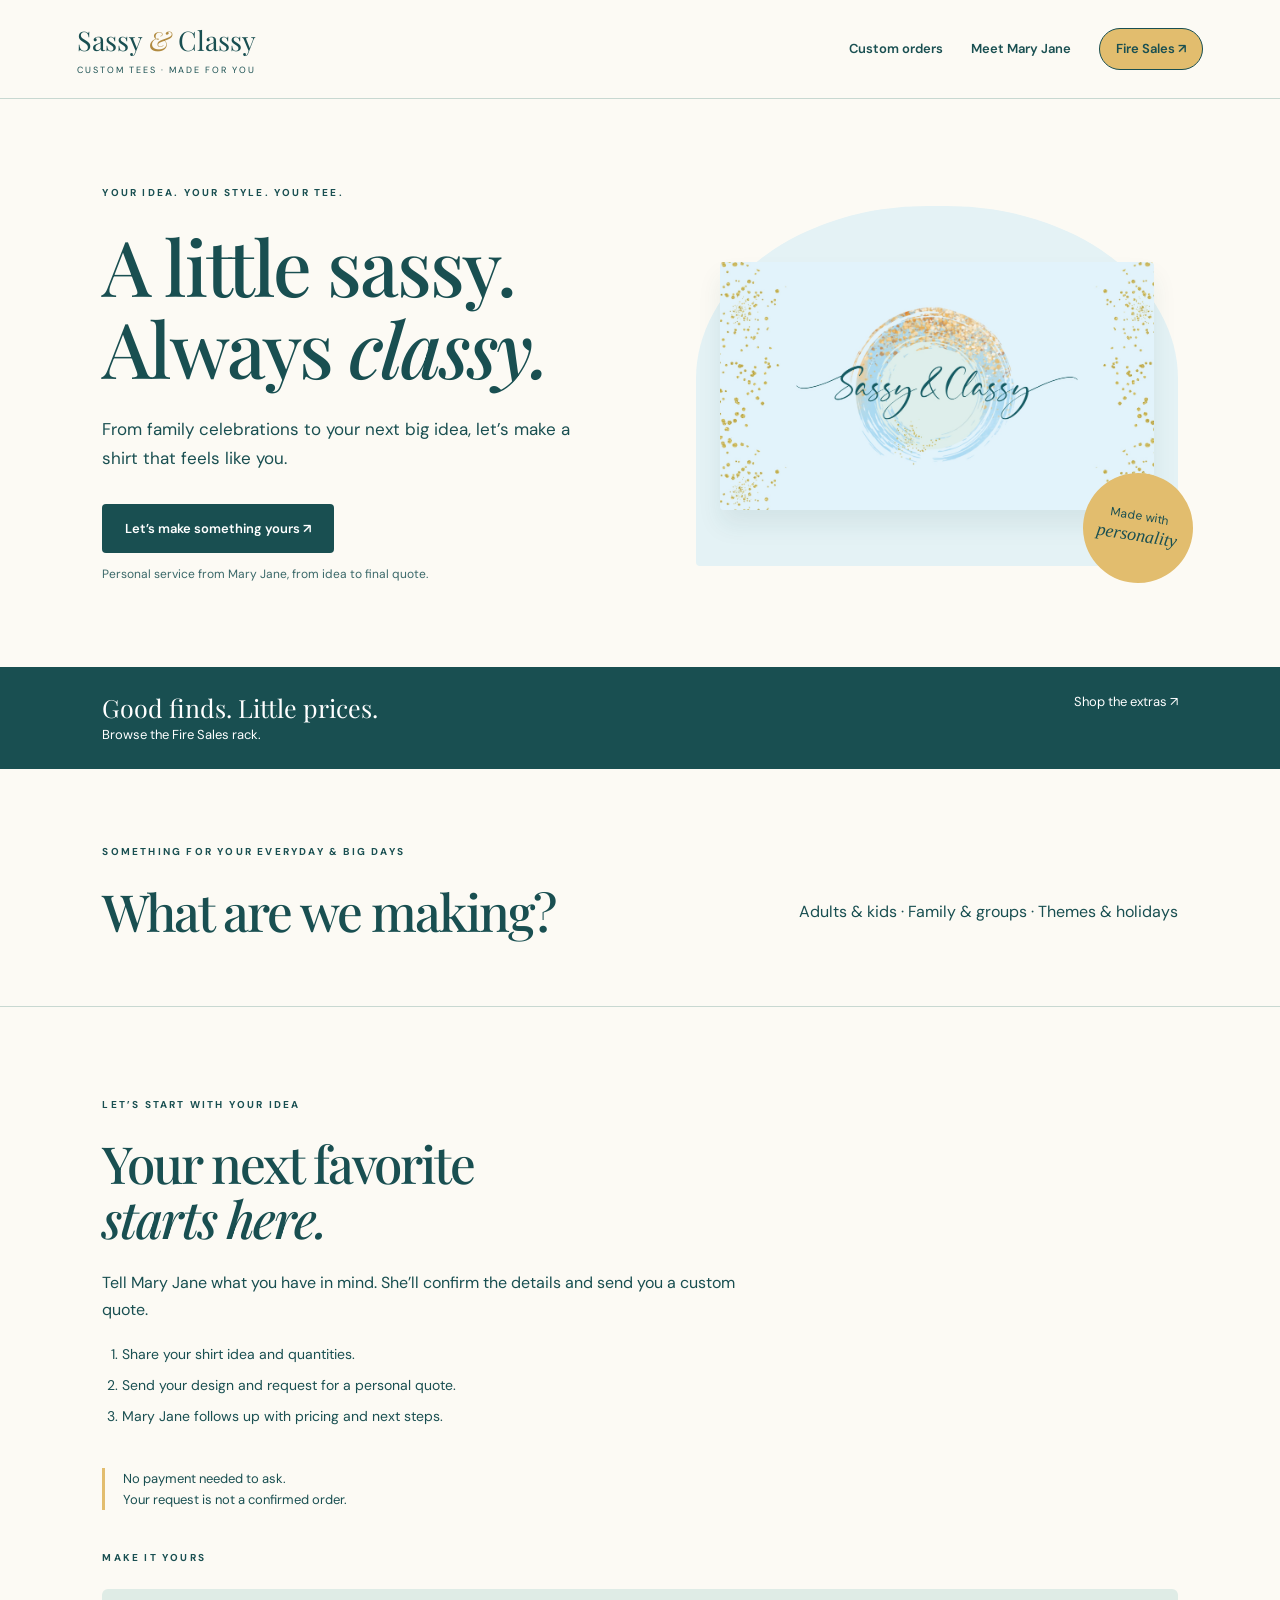
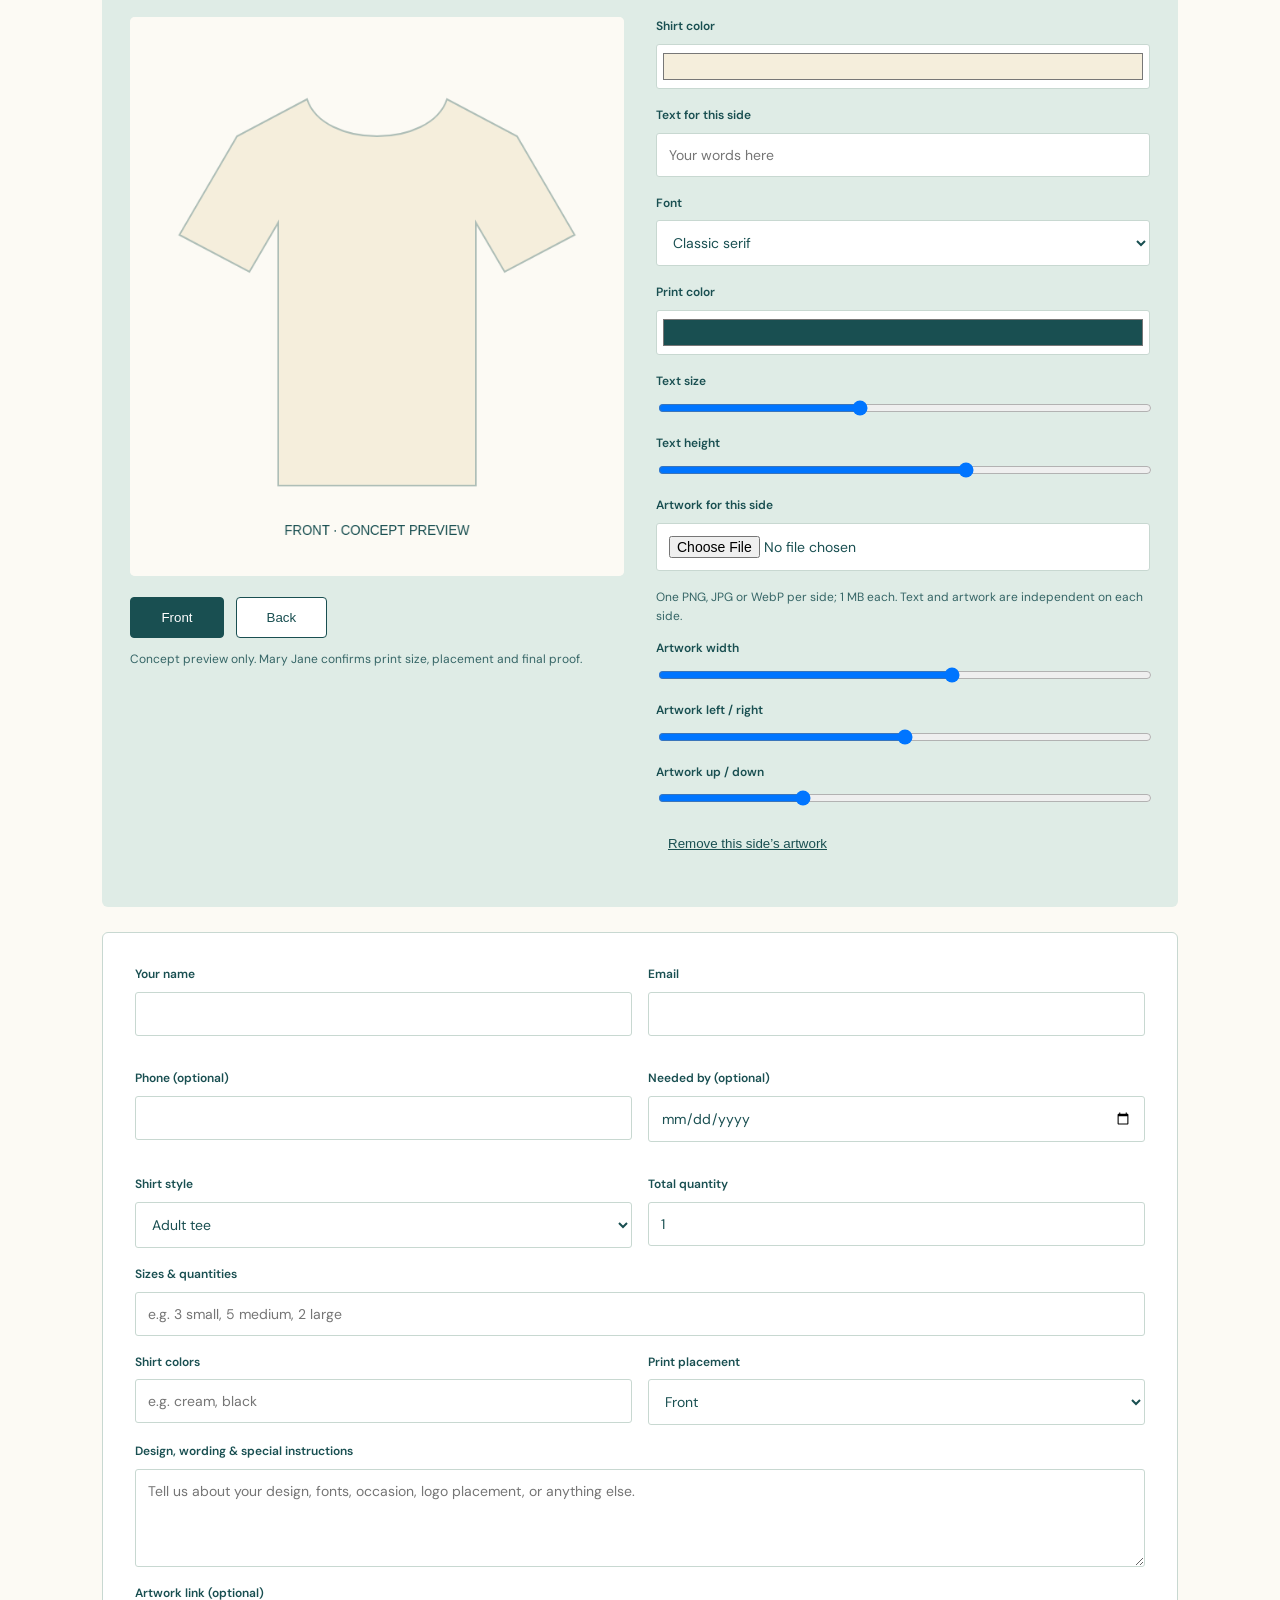
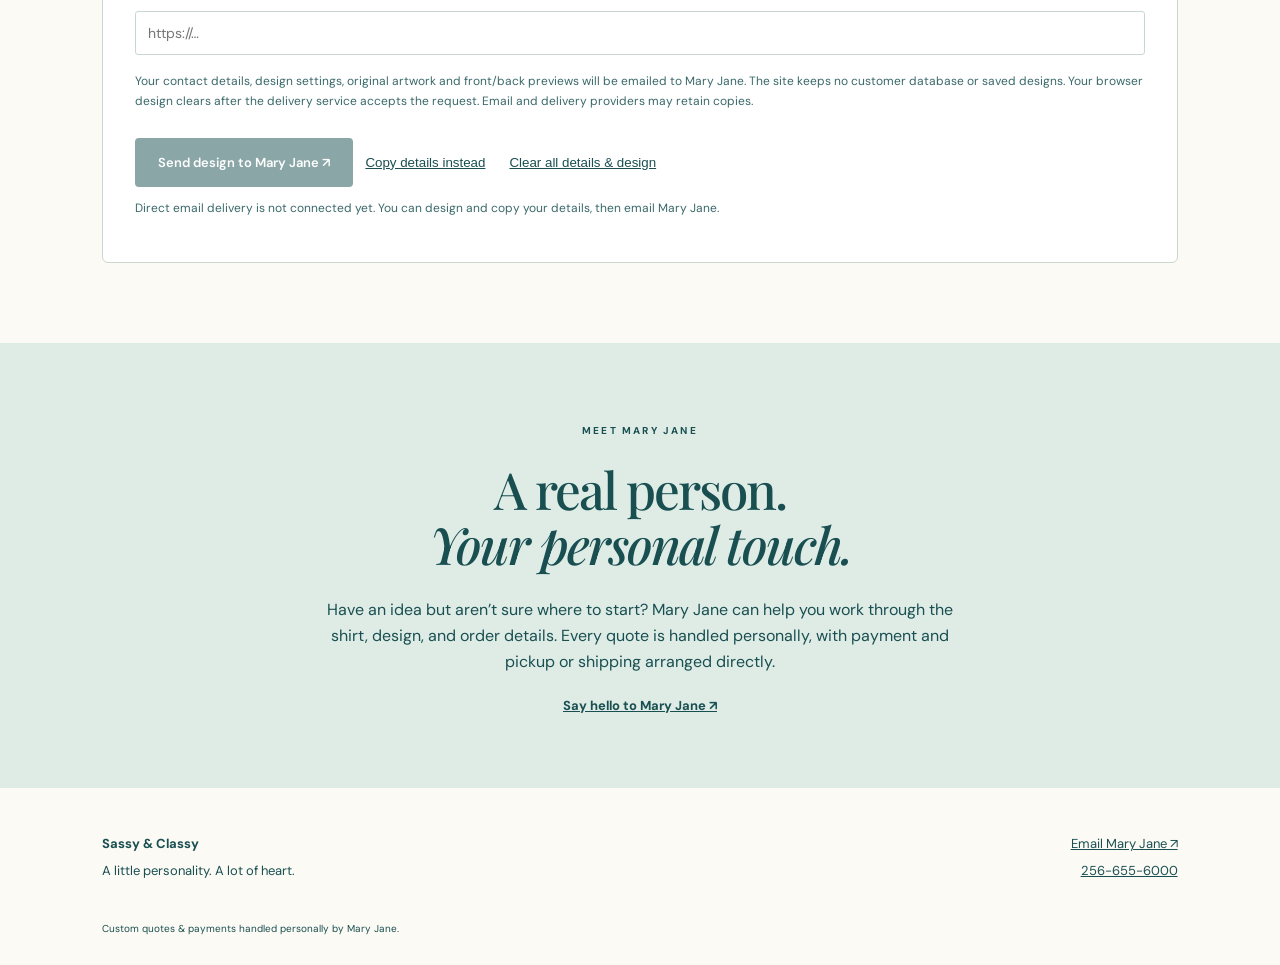
<file: index.html>
<!doctype html><html lang="en"><head><meta charset="utf-8"><meta name="viewport" content="width=device-width,initial-scale=1"><meta name="description" content="Custom shirts with personality. Request a personal quote from Mary Jane or browse Sassy and Classy Fire Sales."><title>Custom shirts, your way | Sassy &amp; Classy</title><link rel="stylesheet" href="styles.css"><script src="config.js" defer></script><script src="app.js" defer></script><script src="builder.js" defer></script></head><body><header><a class="brand" href="index.html">Sassy <i>&amp;</i> Classy<span>CUSTOM TEES · MADE FOR YOU</span></a><nav aria-label="Main navigation"><a href="index.html#custom">Custom orders</a><a href="index.html#mary">Meet Mary Jane</a><a class="sale-link" href="fire-sales.html">Fire Sales ↗</a></nav></header><main><section class="hero"><div><p class="eyebrow">YOUR IDEA. YOUR STYLE. YOUR TEE.</p><h1>A little sassy.<br/>Always <em>classy.</em></h1><p class="intro">From family celebrations to your next big idea, let’s make a shirt that feels like you.</p><a class="button" href="#custom">Let’s make something yours ↗</a><p class="note">Personal service from Mary Jane, from idea to final quote.</p></div><div class="brand-art"><img src="assets/brand.jpg" alt="Sassy and Classy brand artwork"><span class="seal">Made with<br/><em>personality</em></span></div></section><a class="sale-banner" href="fire-sales.html"><span><b>Good finds. Little prices.</b> Browse the Fire Sales rack.</span><span>Shop the extras ↗</span></a><section class="ways"><p class="eyebrow">SOMETHING FOR YOUR EVERYDAY &amp; BIG DAYS</p><div><h2>What are we making?</h2><p>Adults &amp; kids · Family &amp; groups · Themes &amp; holidays</p></div></section><section id="custom" class="custom"><div class="section-intro"><p class="eyebrow">LET’S START WITH YOUR IDEA</p><h2>Your next favorite<br/><em>starts here.</em></h2><p>Tell Mary Jane what you have in mind. She’ll confirm the details and send you a custom quote.</p><ol><li>Share your shirt idea and quantities.</li><li>Send your design and request for a personal quote.</li><li>Mary Jane follows up with pricing and next steps.</li></ol><div class="callout">No payment needed to ask.<br/>Your request is not a confirmed order.</div></div><div class="designer"><p class="eyebrow">MAKE IT YOURS</p><div class="designer-grid"><div><canvas id="shirt-canvas" width="600" height="680" aria-label="Custom shirt concept preview"></canvas><div class="side-buttons"><button type="button" data-side="front" aria-pressed="true">Front</button><button type="button" data-side="back" aria-pressed="false">Back</button></div><p class="note">Concept preview only. Mary Jane confirms print size, placement and final proof.</p></div><div><label>Shirt color<input id="shirt-color" type="color" value="#f5eedc"></label><label>Text for this side<input id="design-text" maxlength="70" placeholder="Your words here"></label><label>Font<select id="design-font"><option value="Georgia">Classic serif</option><option value="Arial">Clean sans serif</option><option value="cursive">Script</option></select></label><label>Print color<input id="print-color" type="color" value="#194f51"></label><label>Text size<input id="text-size" type="range" min="12" max="44" value="25"></label><label>Text height<input id="text-y" type="range" min="220" max="490" value="390"></label><label>Artwork for this side<input id="art-file" type="file" accept="image/png,image/jpeg,image/webp"></label><p class="note">One PNG, JPG or WebP per side; 1 MB each. Text and artwork are independent on each side.</p><label>Artwork width<input id="art-width" type="range" min="40" max="240" value="160"></label><label>Artwork left / right<input id="art-x" type="range" min="180" max="420" value="300"></label><label>Artwork up / down<input id="art-y" type="range" min="210" max="490" value="290"></label><button class="text-button" id="remove-art" type="button">Remove this side’s artwork</button><p id="design-status" role="status"></p></div></div><form id="quote-form"><div class="form-grid"><label>Your name<input name="name" autocomplete="name" maxlength="100" required></label><label>Email<input name="email" type="email" autocomplete="email" maxlength="150" required></label><label>Phone (optional)<input name="phone" type="tel" autocomplete="tel" maxlength="40"></label><label>Needed by (optional)<input name="date" type="date"></label><label>Shirt style<select name="style"><option>Adult tee</option><option>Youth tee</option><option>Mixed adults &amp; kids</option><option>Other / help me choose</option></select></label><label>Total quantity<input name="quantity" type="number" min="1" max="10000" value="1" required></label></div><label>Sizes &amp; quantities<input name="sizes" placeholder="e.g. 3 small, 5 medium, 2 large" maxlength="250" required></label><div class="form-grid"><label>Shirt colors<input name="colors" placeholder="e.g. cream, black" maxlength="150"></label><label>Print placement<select name="placement"><option>Front</option><option>Back</option><option>Front &amp; back</option><option>Sleeve / other</option></select></label></div><label>Design, wording &amp; special instructions<textarea name="details" rows="4" maxlength="1800" placeholder="Tell us about your design, fonts, occasion, logo placement, or anything else." required></textarea></label><label>Artwork link (optional)<input name="artwork" type="url" maxlength="400" placeholder="https://…"></label><p class="note">Your contact details, design settings, original artwork and front/back previews will be emailed to Mary Jane. The site keeps no customer database or saved designs. Your browser design clears after the delivery service accepts the request. Email and delivery providers may retain copies.</p><button class="button" type="submit">Send design to Mary Jane ↗</button><button class="text-button" id="copy-request" type="button">Copy details instead</button><button class="text-button" id="clear-design" type="button">Clear all details &amp; design</button><p id="delivery-setup" class="note"></p><p id="form-status" role="status" aria-live="polite"></p><textarea id="copy-fallback" aria-label="Your quote request to copy" hidden readonly rows="8"></textarea><label class="trap" aria-hidden="true">Leave empty<input name="website" tabindex="-1" autocomplete="off"></label><noscript>Please email your request directly to sassy_classy@rocketmail.com.</noscript></form></div></section><section id="mary" class="about"><p class="eyebrow">MEET MARY JANE</p><h2>A real person.<br/><em>Your personal touch.</em></h2><p>Have an idea but aren’t sure where to start? Mary Jane can help you work through the shirt, design, and order details. Every quote is handled personally, with payment and pickup or shipping arranged directly.</p><a class="owner-email text-link" href="mailto:sassy_classy@rocketmail.com">Say hello to Mary Jane ↗</a></section></main><footer><div><b>Sassy &amp; Classy</b><p>A little personality. A lot of heart.</p></div><div><a class="owner-email" href="mailto:sassy_classy@rocketmail.com">Email Mary Jane ↗</a><p><a href="tel:+12566556000">256-655-6000</a></p></div><small>Custom quotes &amp; payments handled personally by Mary Jane.</small></footer></body></html>
</file>
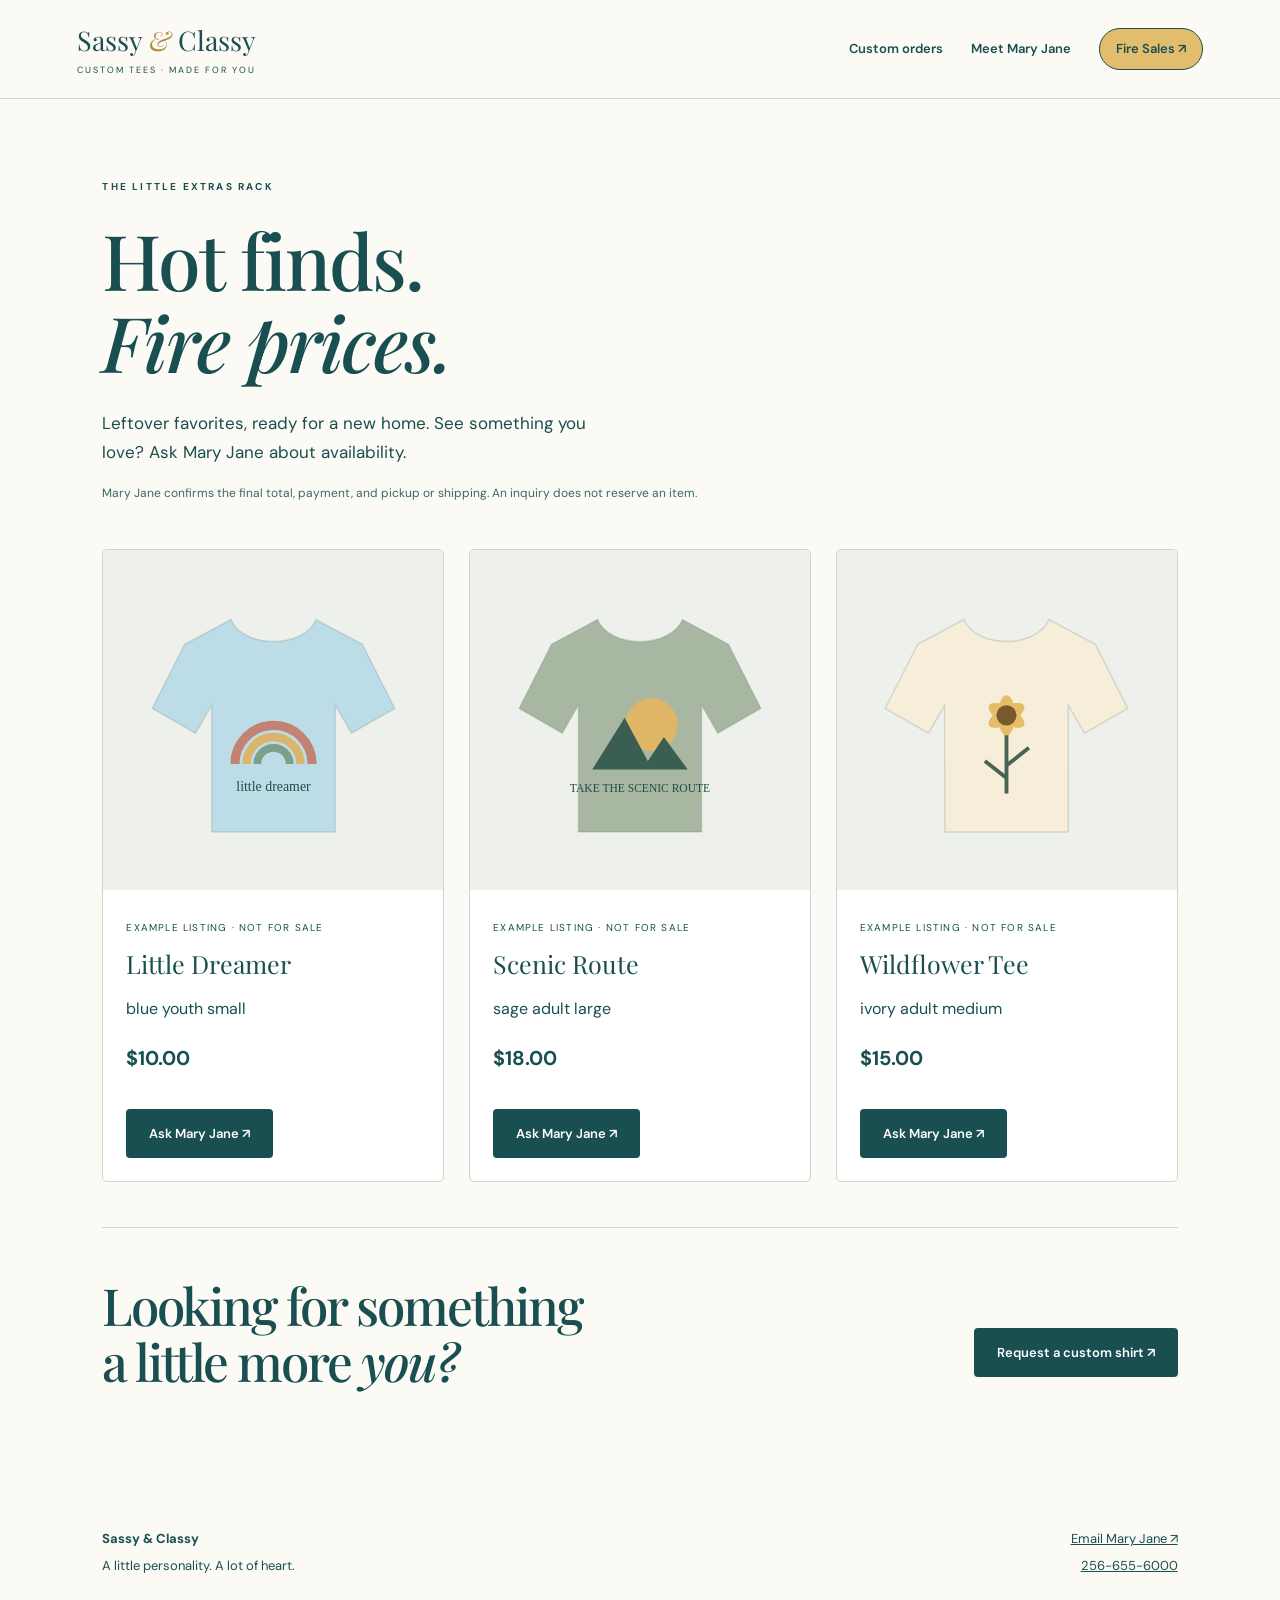
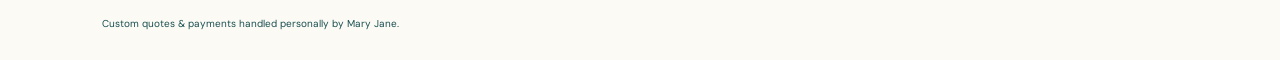
<file: fire-sales.html>
<!doctype html><html lang="en"><head><meta charset="utf-8"><meta name="viewport" content="width=device-width,initial-scale=1"><meta name="description" content="Custom shirts with personality. Request a personal quote from Mary Jane or browse Sassy and Classy Fire Sales."><title>Fire Sales | Sassy &amp; Classy</title><link rel="stylesheet" href="styles.css"><script src="config.js" defer></script><script src="assets/fire-sales/catalog.js" defer></script><script src="app.js" defer></script></head><body><header><a class="brand" href="index.html">Sassy <i>&amp;</i> Classy<span>CUSTOM TEES · MADE FOR YOU</span></a><nav aria-label="Main navigation"><a href="index.html#custom">Custom orders</a><a href="index.html#mary">Meet Mary Jane</a><a class="sale-link" href="fire-sales.html">Fire Sales ↗</a></nav></header><main class="sales-page"><p class="eyebrow">THE LITTLE EXTRAS RACK</p><h1>Hot finds.<br/><em>Fire prices.</em></h1><p class="intro">Leftover favorites, ready for a new home. See something you love? Ask Mary Jane about availability.</p><p class="note">Mary Jane confirms the final total, payment, and pickup or shipping. An inquiry does not reserve an item.</p><div id="sales-grid" class="sales-grid"></div><noscript>Enable JavaScript to view listings, or email Mary Jane for current availability.</noscript><div class="sales-bottom"><h2>Looking for something<br/>a little more <em>you?</em></h2><a class="button" href="index.html#custom">Request a custom shirt ↗</a></div></main><footer><div><b>Sassy &amp; Classy</b><p>A little personality. A lot of heart.</p></div><div><a class="owner-email" href="mailto:sassy_classy@rocketmail.com">Email Mary Jane ↗</a><p><a href="tel:+12566556000">256-655-6000</a></p></div><small>Custom quotes &amp; payments handled personally by Mary Jane.</small></footer></body></html>
</file>
<file: styles.css>
@import url('https://fonts.googleapis.com/css2?family=DM+Sans:wght@400;500;600;700&family=Playfair+Display:ital,wght@0,500;0,600;1,500&display=swap');
:root{--ink:#194f51;--paper:#fcfaf4;--mint:#dfece6;--gold:#e2bd6e;--line:#c8d8d1}*{box-sizing:border-box}html{scroll-behavior:smooth;scroll-padding-top:100px}body{margin:0;background:var(--paper);color:var(--ink);font-family:'DM Sans',Arial,sans-serif;line-height:1.65}a{color:inherit}header{display:flex;justify-content:space-between;align-items:center;gap:25px;padding:22px 6%;border-bottom:1px solid var(--line);background:var(--paper)}.brand{text-decoration:none;font:27px 'Playfair Display',Georgia,serif;white-space:nowrap}.brand i{color:#b18b40}.brand span{display:block;font:9px 'DM Sans',sans-serif;letter-spacing:2px;margin-top:6px}nav{display:flex;gap:28px;align-items:center}nav a{text-decoration:none;font-size:13px;font-weight:600}.sale-link{border:1px solid var(--ink);padding:9px 16px;border-radius:24px;background:var(--gold)}.hero{display:grid;grid-template-columns:1.1fr 1fr;gap:6%;padding:76px 8% 70px;align-items:center}.eyebrow{font-size:10px;letter-spacing:2.2px;font-weight:700;margin-bottom:22px}h1,h2{font-family:'Playfair Display',Georgia,serif;line-height:1.08;font-weight:500;letter-spacing:-2px}h1{font-size:clamp(48px,6vw,82px);margin:0 0 26px}h2{font-size:clamp(36px,4vw,53px);margin:0 0 24px}em{font-weight:500}.intro{max-width:490px;font-size:17px;line-height:1.7}.button{display:inline-block;border:0;border-radius:4px;padding:16px 23px;background:var(--ink);color:white;text-decoration:none;font:600 13px 'DM Sans',Arial,sans-serif;cursor:pointer;margin-top:14px}.button:hover{background:#2d6c69}.note{font-size:12px;line-height:1.65;opacity:.85}.brand-art{position:relative;padding:24px;background:#e4f2f5;border-radius:48% 48% 4px 4px;min-height:360px;display:grid;align-items:center}.brand-art img{width:100%;height:auto;border-radius:4px;box-shadow:0 15px 25px #194f5114}.seal{position:absolute;bottom:-17px;right:-15px;width:110px;height:110px;border-radius:50%;background:var(--gold);display:flex;flex-direction:column;align-items:center;justify-content:center;transform:rotate(9deg);font-size:12px;line-height:1.3}.seal em{font-family:Georgia,serif;font-size:18px}.sale-banner{background:var(--ink);color:white;padding:24px 8%;display:flex;justify-content:space-between;gap:20px;text-decoration:none;font-size:13px}.sale-banner b{display:block;font:25px 'Playfair Display',Georgia,serif}.ways{padding:65px 8%;border-bottom:1px solid var(--line)}.ways>div{display:flex;justify-content:space-between;align-items:center;gap:20px}.ways h2{margin:0}.custom{display:grid;grid-template-columns:.8fr 1.2fr;gap:8%;padding:80px 8%}.section-intro>p{max-width:360px}.section-intro ol{padding-left:20px;font-size:14px;line-height:2.2}.callout{margin-top:36px;border-left:3px solid var(--gold);padding-left:18px;font-size:13px}form{background:white;border:1px solid var(--line);padding:32px;border-radius:6px}label{display:block;font-size:12px;font-weight:600;margin-bottom:17px}input,select,textarea{display:block;width:100%;margin-top:7px;padding:12px;border:1px solid var(--line);border-radius:3px;background:#fff;color:var(--ink);font:14px 'DM Sans',Arial,sans-serif}textarea{resize:vertical}.form-grid{display:grid;grid-template-columns:1fr 1fr;gap:16px}.text-button{background:none;color:var(--ink);border:0;text-decoration:underline;padding:12px;cursor:pointer}#form-status{font-size:12px}#copy-fallback[hidden]{display:none}.about{padding:70px 20%;text-align:center;background:var(--mint)}.about>p{max-width:650px;margin-left:auto;margin-right:auto}.text-link{font-size:13px;font-weight:700}footer{padding:45px 8% 28px;display:grid;grid-template-columns:1fr 1fr;gap:15px;font-size:13px}footer p{margin:5px 0}footer>div:nth-child(2){text-align:right}footer small{grid-column:1/-1;margin-top:20px;font-size:10px}.sales-page{padding:70px 8%}.sales-grid{display:grid;grid-template-columns:repeat(3,1fr);gap:25px;margin:45px 0}.sale-card{border:1px solid var(--line);border-radius:5px;overflow:hidden;background:white}.sale-card img{display:block;width:100%;aspect-ratio:1;object-fit:contain;background:#eef1eb}.sale-copy{padding:23px}.sale-copy h2{font:25px 'Playfair Display',Georgia,serif;letter-spacing:0;margin:8px 0}.price{font-size:20px;font-weight:700}.tag{font-size:10px;text-transform:uppercase;letter-spacing:1.2px}.sales-bottom{border-top:1px solid var(--line);padding-top:50px;margin-top:40px;display:flex;justify-content:space-between;gap:25px;align-items:center}.empty{grid-column:1/-1;padding:40px;background:var(--mint);border-radius:5px}a:focus-visible,button:focus-visible,input:focus-visible,select:focus-visible,textarea:focus-visible{outline:3px solid #b18b40;outline-offset:4px}@media(max-width:800px){header{flex-direction:column;align-items:flex-start;padding:18px 6%}nav{gap:18px;flex-wrap:wrap}.hero{grid-template-columns:1fr;padding:45px 7%;gap:35px}.brand-art{max-width:500px;min-height:0;padding:20px}.seal{right:0}.custom{grid-template-columns:1fr;gap:28px;padding:45px 7%}.ways>div,.sales-bottom{display:block}.ways{padding:40px 7%}.about{padding:45px 8%}.sales-grid{grid-template-columns:repeat(2,1fr)}.sale-banner{align-items:center}.sales-page{padding:40px 7%}}@media(max-width:480px){nav a{font-size:11px}.form-grid{grid-template-columns:1fr;gap:0}form{padding:20px}.sales-grid{grid-template-columns:1fr}footer{grid-template-columns:1fr}footer>div:nth-child(2){text-align:left}.sale-banner{font-size:11px}.sale-banner b{font-size:20px}}
.custom{grid-template-columns:1fr;gap:30px}.section-intro{max-width:900px}.section-intro>p{max-width:640px}.designer-grid{display:grid;grid-template-columns:1fr 1fr;gap:32px;padding:28px;background:var(--mint);border-radius:6px;margin-bottom:25px}canvas{width:100%;height:auto;background:#fcfaf4;border-radius:5px;touch-action:none}.side-buttons{display:flex;gap:12px;margin-top:12px}.side-buttons button{padding:12px 30px;border:1px solid var(--ink);border-radius:4px;color:var(--ink);background:white;cursor:pointer}.side-buttons [aria-pressed=true]{background:var(--ink);color:white}input[type=color]{height:45px;padding:4px}input[type=range]{padding:0}.trap{position:absolute;left:-9999px}button:disabled{opacity:.5;cursor:not-allowed}@media(max-width:650px){.designer-grid{grid-template-columns:1fr;padding:15px;gap:20px}}
</file>
